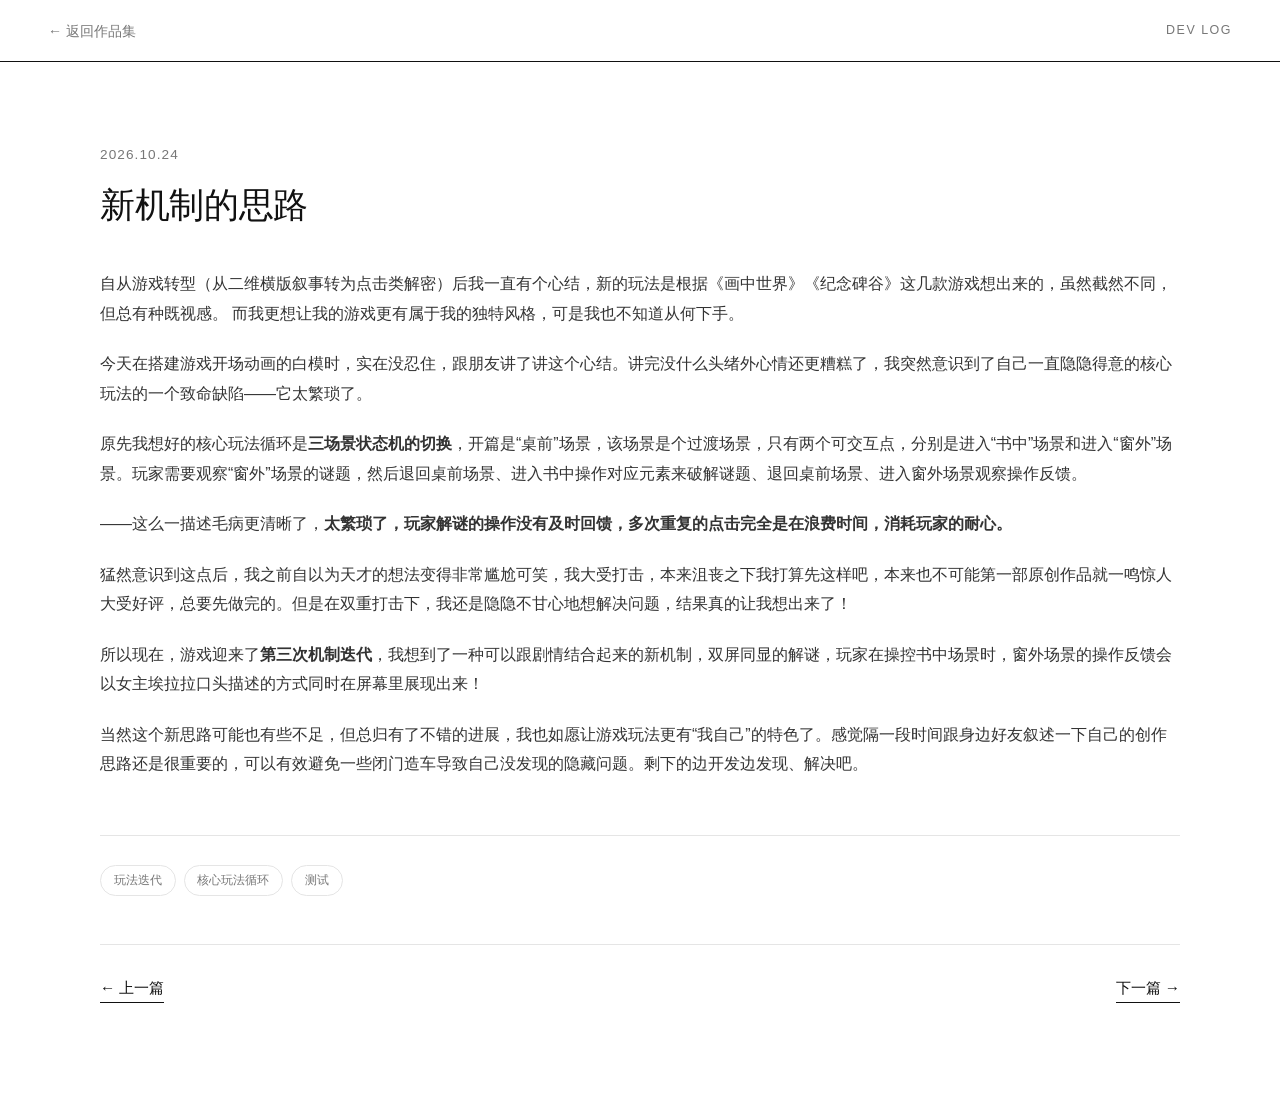
<file: 开发日志/2026.10.24记.html>
<!DOCTYPE html>
<html lang="zh-CN">
<head>
<meta charset="UTF-8">
<meta name="viewport" content="width=device-width, initial-scale=1.0">
<title>2026.9.26 建立好了三个主要场景，并做出了第一个核心循环白模</title>
<style>
:root {
  --bg: #ffffff;
  --bg-soft: #f7f7f7;
  --text: #111111;
  --muted: #777777;
  --border: #111111;
  --border-soft: #e5e5e5;
  --container: 1360px;
  --gutter: 3rem;
  --reading: 1080px;
}
* { margin: 0; padding: 0; box-sizing: border-box; }
body {
  background: var(--bg);
  color: var(--text);
  font-family: -apple-system, "Helvetica Neue", "PingFang SC", "Microsoft YaHei", sans-serif;
  line-height: 1.85;
  -webkit-font-smoothing: antialiased;
  font-size: 16px;
}
a { color: var(--text); text-decoration: none; border-bottom: 1px solid var(--text); }
a:hover { opacity: 0.6; }

/* 顶部栏 */
.topbar {
  border-bottom: 1px solid var(--border);
  padding: 1.1rem 0;
}
.topbar-inner {
  max-width: var(--container);
  margin: 0 auto;
  padding: 0 var(--gutter);
  display: flex;
  justify-content: space-between;
  align-items: center;
  font-size: 0.88rem;
}
.topbar .back { color: var(--muted); border-bottom: none; }
.topbar .back:hover { color: var(--text); opacity: 1; }
.topbar .label { color: var(--muted); letter-spacing: 0.12em; font-size: 0.78rem; }

/* 文章容器 */
.article-wrap {
  max-width: var(--container);
  margin: 0 auto;
  padding: 5rem var(--gutter) 6rem;
}
.article {
  max-width: var(--reading);
  margin: 0 auto;
}
.article .date {
  color: var(--muted);
  font-size: 0.85rem;
  letter-spacing: 0.08em;
  margin-bottom: 0.8rem;
}
.article h1 {
  font-size: 2.2rem;
  font-weight: 500;
  letter-spacing: -0.01em;
  margin-bottom: 2.5rem;
  line-height: 1.4;
}
.article p {
  color: #333;
  margin-bottom: 1.3rem;
  font-size: 1rem;
}
.article h2 {
  font-size: 1.2rem;
  font-weight: 500;
  margin: 2.8rem 0 1rem;
}
.article ul {
  margin: 0 0 1.3rem 1.4rem;
  color: #333;
}
.article li { margin-bottom: 0.5rem; font-size: 1rem; }
.article code {
  background: var(--bg-soft);
  padding: 0.1rem 0.4rem;
  border-radius: 3px;
  font-size: 0.92rem;
}

/* 标签行 */
.tag-row {
  margin-top: 3.5rem;
  padding-top: 1.8rem;
  border-top: 1px solid var(--border-soft);
  display: flex;
  gap: 0.5rem;
  flex-wrap: wrap;
}
.tag-row span {
  border: 1px solid var(--border-soft);
  padding: 0.2rem 0.8rem;
  border-radius: 20px;
  font-size: 0.78rem;
  color: var(--muted);
}

/* 底部导航 */
.nav-bottom {
  margin-top: 3rem;
  padding-top: 1.8rem;
  border-top: 1px solid var(--border-soft);
  display: flex;
  justify-content: space-between;
  font-size: 0.95rem;
  color: var(--muted);
}
.nav-bottom a { color: var(--text); }

/* 中屏 */
@media (max-width: 1100px) {
  :root { --gutter: 2rem; }
  .article { max-width: 100%; }
  .article h1 { font-size: 1.9rem; }
  .article-wrap { padding: 4rem var(--gutter) 5rem; }
}

/* 移动端 */
@media (max-width: 720px) {
  :root { --gutter: 1.2rem; }
  body { font-size: 15px; }
  .topbar-inner { padding: 0 var(--gutter); }
  .article-wrap { padding: 3rem var(--gutter) 4rem; }
  .article h1 { font-size: 1.6rem; margin-bottom: 2rem; }
  .article p { font-size: 0.95rem; }
  .article h2 { font-size: 1.05rem; margin: 2rem 0 0.7rem; }
  .article li { font-size: 0.95rem; }
  .nav-bottom { flex-direction: column; gap: 0.8rem; }
}
</style>
</head>
<body>

<div class="topbar">
  <div class="topbar-inner">
    <a class="back" href="../index.html">← 返回作品集</a>
    <span class="label">DEV LOG</span>
  </div>
</div>

<div class="article-wrap">
  <article class="article">
    <p class="date">2026.10.24</p>
    <h1>新机制的思路</h1>
    <p>自从游戏转型（从二维横版叙事转为点击类解密）后我一直有个心结，新的玩法是根据《画中世界》《纪念碑谷》这几款游戏想出来的，虽然截然不同，但总有种既视感。
        而我更想让我的游戏更有属于我的独特风格，可是我也不知道从何下手。
    </p>

    <p>
        今天在搭建游戏开场动画的白模时，实在没忍住，跟朋友讲了讲这个心结。讲完没什么头绪外心情还更糟糕了，我突然意识到了自己一直隐隐得意的核心玩法的一个致命缺陷——它太繁琐了。
    </p>

    <p>
        原先我想好的核心玩法循环是<strong>三场景状态机的切换</strong>，开篇是“桌前”场景，该场景是个过渡场景，只有两个可交互点，分别是进入“书中”场景和进入“窗外”场景。玩家需要观察“窗外”场景的谜题，然后退回桌前场景、进入书中操作对应元素来破解谜题、退回桌前场景、进入窗外场景观察操作反馈。
    </p>
   
    <p>
        ——这么一描述毛病更清晰了，<strong>太繁琐了，玩家解谜的操作没有及时回馈，多次重复的点击完全是在浪费时间，消耗玩家的耐心。</strong>
    </p>

    <p>
        猛然意识到这点后，我之前自以为天才的想法变得非常尴尬可笑，我大受打击，本来沮丧之下我打算先这样吧，本来也不可能第一部原创作品就一鸣惊人大受好评，总要先做完的。但是在双重打击下，我还是隐隐不甘心地想解决问题，结果真的让我想出来了！
    </p>

    <p>
        所以现在，游戏迎来了<strong>第三次机制迭代</strong>，我想到了一种可以跟剧情结合起来的新机制，双屏同显的解谜，玩家在操控书中场景时，窗外场景的操作反馈会以女主埃拉拉口头描述的方式同时在屏幕里展现出来！
    </p>

    <p>
        当然这个新思路可能也有些不足，但总归有了不错的进展，我也如愿让游戏玩法更有“我自己”的特色了。感觉隔一段时间跟身边好友叙述一下自己的创作思路还是很重要的，可以有效避免一些闭门造车导致自己没发现的隐藏问题。剩下的边开发边发现、解决吧。
    </p>

    <div class="tag-row">
      <span>玩法迭代</span>
      <span>核心玩法循环</span>
      <span>测试</span>
    </div>

    <div class="nav-bottom">
      <a href="开发日志/Day1.html">← 上一篇</a>
      <a href="#">下一篇 →</a>
    </div>
  </article>
</div>

</body>
</html>
</file>
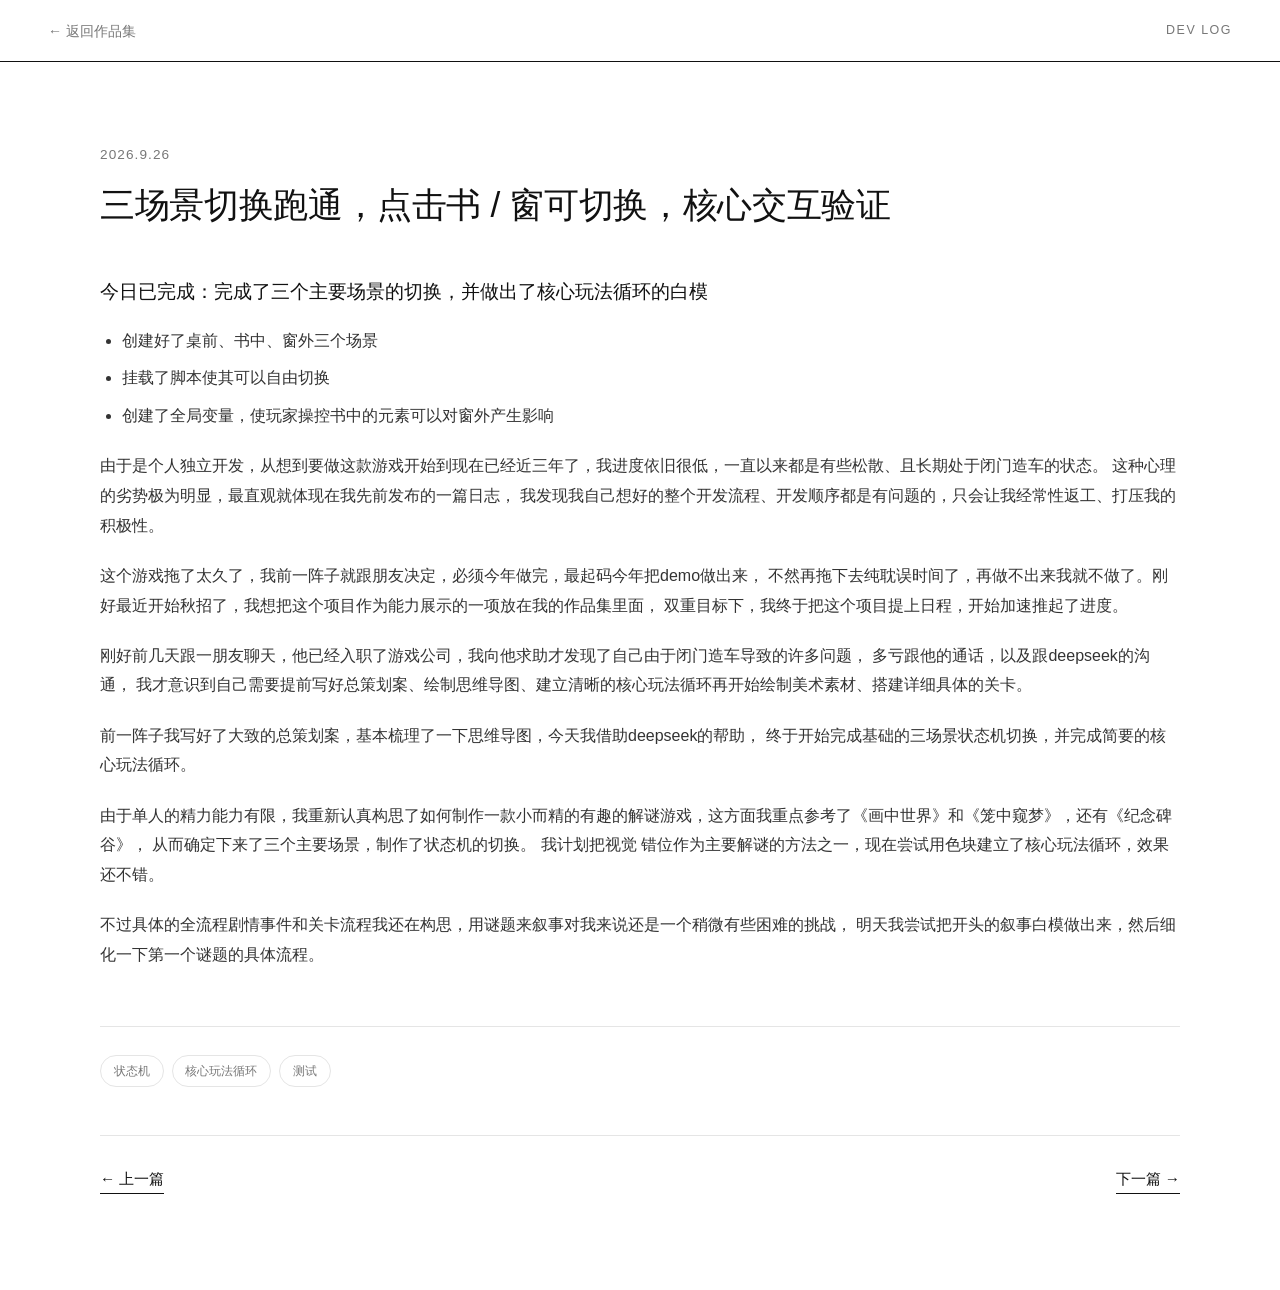
<file: 开发日志/Day1.html>
<!DOCTYPE html>
<html lang="zh-CN">
<head>
<meta charset="UTF-8">
<meta name="viewport" content="width=device-width, initial-scale=1.0">
<title>2026.9.26 建立好了三个主要场景，并做出了第一个核心循环白模</title>
<style>
:root {
  --bg: #ffffff;
  --bg-soft: #f7f7f7;
  --text: #111111;
  --muted: #777777;
  --border: #111111;
  --border-soft: #e5e5e5;
  --container: 1360px;
  --gutter: 3rem;
  --reading: 1080px;
}
* { margin: 0; padding: 0; box-sizing: border-box; }
body {
  background: var(--bg);
  color: var(--text);
  font-family: -apple-system, "Helvetica Neue", "PingFang SC", "Microsoft YaHei", sans-serif;
  line-height: 1.85;
  -webkit-font-smoothing: antialiased;
  font-size: 16px;
}
a { color: var(--text); text-decoration: none; border-bottom: 1px solid var(--text); }
a:hover { opacity: 0.6; }

/* 顶部栏 */
.topbar {
  border-bottom: 1px solid var(--border);
  padding: 1.1rem 0;
}
.topbar-inner {
  max-width: var(--container);
  margin: 0 auto;
  padding: 0 var(--gutter);
  display: flex;
  justify-content: space-between;
  align-items: center;
  font-size: 0.88rem;
}
.topbar .back { color: var(--muted); border-bottom: none; }
.topbar .back:hover { color: var(--text); opacity: 1; }
.topbar .label { color: var(--muted); letter-spacing: 0.12em; font-size: 0.78rem; }

/* 文章容器 */
.article-wrap {
  max-width: var(--container);
  margin: 0 auto;
  padding: 5rem var(--gutter) 6rem;
}
.article {
  max-width: var(--reading);
  margin: 0 auto;
}
.article .date {
  color: var(--muted);
  font-size: 0.85rem;
  letter-spacing: 0.08em;
  margin-bottom: 0.8rem;
}
.article h1 {
  font-size: 2.2rem;
  font-weight: 500;
  letter-spacing: -0.01em;
  margin-bottom: 2.5rem;
  line-height: 1.4;
}
.article p {
  color: #333;
  margin-bottom: 1.3rem;
  font-size: 1rem;
}
.article h2 {
  font-size: 1.2rem;
  font-weight: 500;
  margin: 2.8rem 0 1rem;
}
.article ul {
  margin: 0 0 1.3rem 1.4rem;
  color: #333;
}
.article li { margin-bottom: 0.5rem; font-size: 1rem; }
.article code {
  background: var(--bg-soft);
  padding: 0.1rem 0.4rem;
  border-radius: 3px;
  font-size: 0.92rem;
}

/* 标签行 */
.tag-row {
  margin-top: 3.5rem;
  padding-top: 1.8rem;
  border-top: 1px solid var(--border-soft);
  display: flex;
  gap: 0.5rem;
  flex-wrap: wrap;
}
.tag-row span {
  border: 1px solid var(--border-soft);
  padding: 0.2rem 0.8rem;
  border-radius: 20px;
  font-size: 0.78rem;
  color: var(--muted);
}

/* 底部导航 */
.nav-bottom {
  margin-top: 3rem;
  padding-top: 1.8rem;
  border-top: 1px solid var(--border-soft);
  display: flex;
  justify-content: space-between;
  font-size: 0.95rem;
  color: var(--muted);
}
.nav-bottom a { color: var(--text); }

/* 中屏 */
@media (max-width: 1100px) {
  :root { --gutter: 2rem; }
  .article { max-width: 100%; }
  .article h1 { font-size: 1.9rem; }
  .article-wrap { padding: 4rem var(--gutter) 5rem; }
}

/* 移动端 */
@media (max-width: 720px) {
  :root { --gutter: 1.2rem; }
  body { font-size: 15px; }
  .topbar-inner { padding: 0 var(--gutter); }
  .article-wrap { padding: 3rem var(--gutter) 4rem; }
  .article h1 { font-size: 1.6rem; margin-bottom: 2rem; }
  .article p { font-size: 0.95rem; }
  .article h2 { font-size: 1.05rem; margin: 2rem 0 0.7rem; }
  .article li { font-size: 0.95rem; }
  .nav-bottom { flex-direction: column; gap: 0.8rem; }
}
</style>
</head>
<body>

<div class="topbar">
  <div class="topbar-inner">
    <a class="back" href="../index.html">← 返回作品集</a>
    <span class="label">DEV LOG</span>
  </div>
</div>

<div class="article-wrap">
  <article class="article">
    <p class="date">2026.9.26</p>
    <h1>三场景切换跑通，点击书 / 窗可切换，核心交互验证</h1>

     <h2>今日已完成：完成了三个主要场景的切换，并做出了核心玩法循环的白模</h2>
    <ul>
      <li>创建好了桌前、书中、窗外三个场景</li>
      <li>挂载了脚本使其可以自由切换</li>
      <li>创建了全局变量，使玩家操控书中的元素可以对窗外产生影响</li>
    </ul>

    <p>
      由于是个人独立开发，从想到要做这款游戏开始到现在已经近三年了，我进度依旧很低，一直以来都是有些松散、且长期处于闭门造车的状态。
      这种心理的劣势极为明显，最直观就体现在我先前发布的一篇日志，
      我发现我自己想好的整个开发流程、开发顺序都是有问题的，只会让我经常性返工、打压我的积极性。
    </p>

    <p>
      这个游戏拖了太久了，我前一阵子就跟朋友决定，必须今年做完，最起码今年把demo做出来，
      不然再拖下去纯耽误时间了，再做不出来我就不做了。刚好最近开始秋招了，我想把这个项目作为能力展示的一项放在我的作品集里面，
      双重目标下，我终于把这个项目提上日程，开始加速推起了进度。
    </p>

    <p>
      刚好前几天跟一朋友聊天，他已经入职了游戏公司，我向他求助才发现了自己由于闭门造车导致的许多问题，
      多亏跟他的通话，以及跟deepseek的沟通，
      我才意识到自己需要提前写好总策划案、绘制思维导图、建立清晰的核心玩法循环再开始绘制美术素材、搭建详细具体的关卡。
    </p>

    <p>
      前一阵子我写好了大致的总策划案，基本梳理了一下思维导图，今天我借助deepseek的帮助，
      终于开始完成基础的三场景状态机切换，并完成简要的核心玩法循环。
    </p>

    <p>
      由于单人的精力能力有限，我重新认真构思了如何制作一款小而精的有趣的解谜游戏，这方面我重点参考了《画中世界》和《笼中窥梦》，还有《纪念碑谷》，
      从而确定下来了三个主要场景，制作了状态机的切换。
      我计划把视觉 错位作为主要解谜的方法之一，现在尝试用色块建立了核心玩法循环，效果还不错。
    </p>

    <p>
      不过具体的全流程剧情事件和关卡流程我还在构思，用谜题来叙事对我来说还是一个稍微有些困难的挑战，
      明天我尝试把开头的叙事白模做出来，然后细化一下第一个谜题的具体流程。
    </p>

   

    <div class="tag-row">
      <span>状态机</span>
      <span>核心玩法循环</span>
      <span>测试</span>
    </div>

    <div class="nav-bottom">
      <a href="https://blog.csdn.net/mohxitx/article/details/163253300?spm=1001.2014.3001.5501">← 上一篇</a>
      <a href="开发日志/2026.10.24记.html">下一篇 →</a>
    </div>
  </article>
</div>

</body>
</html>
</file>
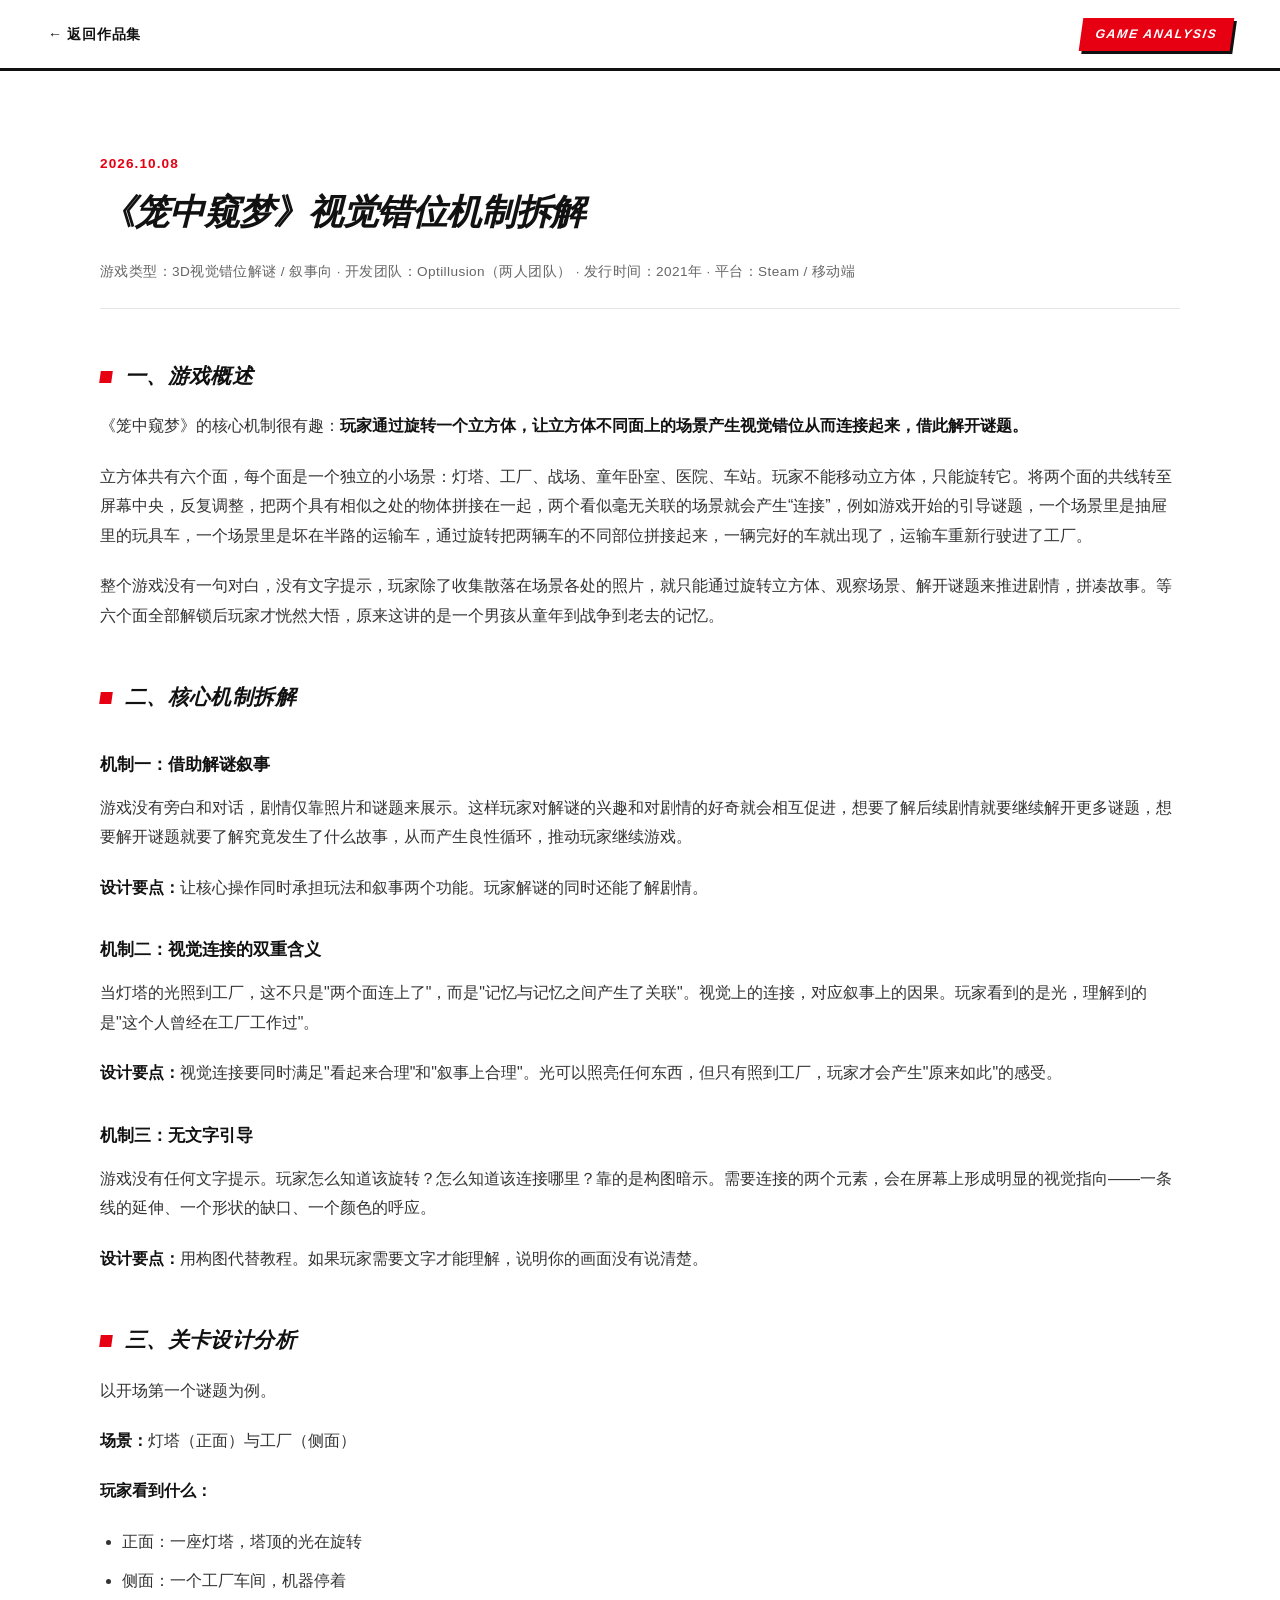
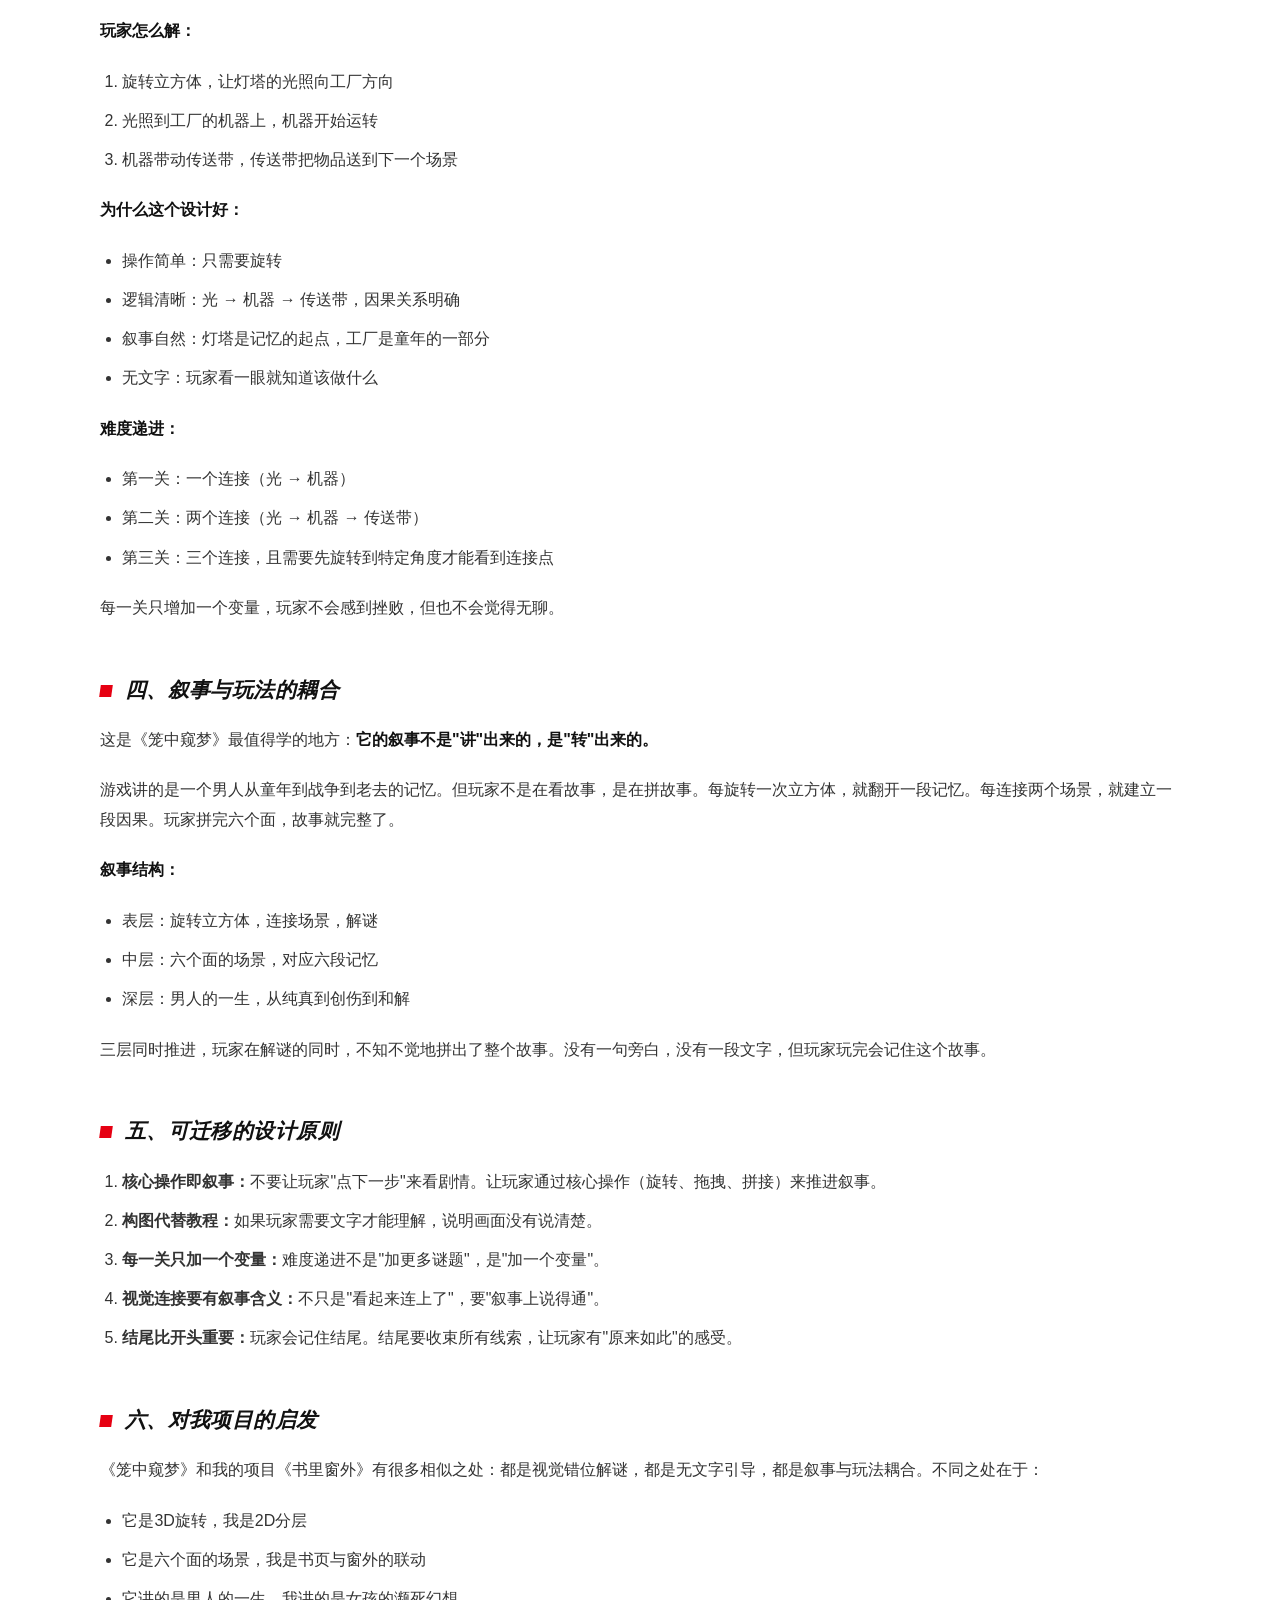
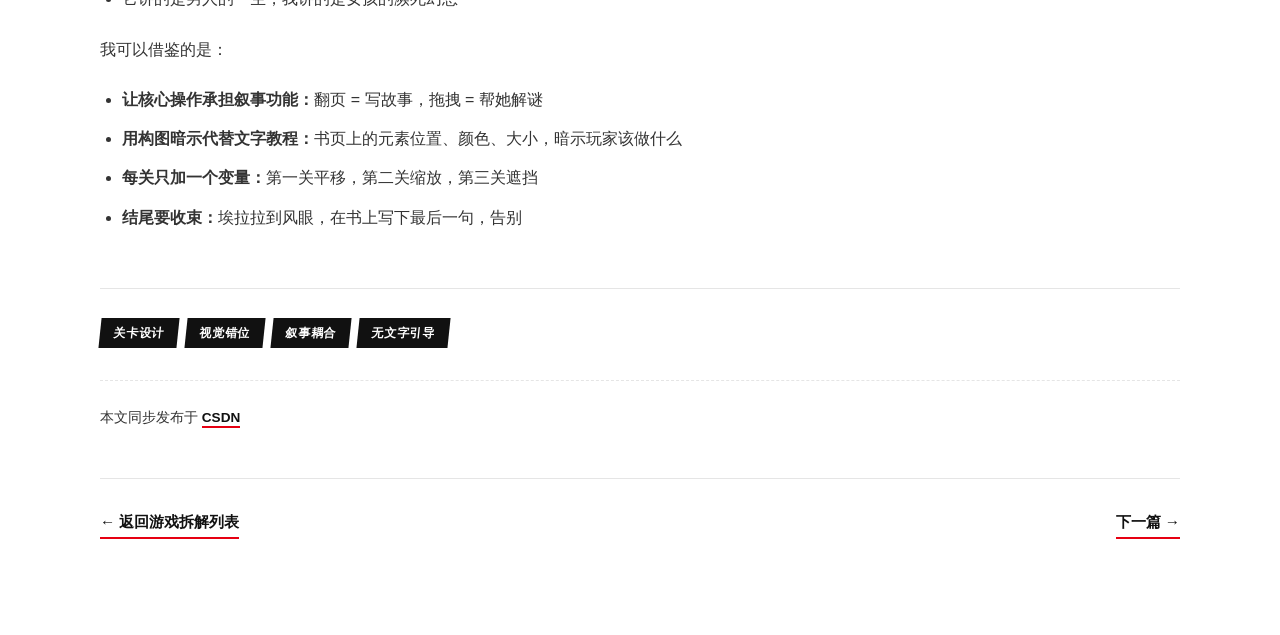
<file: 游戏拆解/笼中窥梦.html>
<!DOCTYPE html>
<html lang="zh-CN">
<head>
<meta charset="UTF-8">
<meta name="viewport" content="width=device-width, initial-scale=1.0">
<title>《笼中窥梦》视觉错位机制拆解 | 毛春雨 作品集</title>
<style>
:root {
  --white: #ffffff;
  --black: #111111;
  --red: #e60012;
  --gray: #666666;
  --border-soft: #e5e5e5;
  --container: 1360px;
  --gutter: 3rem;
  --reading: 1080px;
}
* { margin: 0; padding: 0; box-sizing: border-box; }
html { scroll-behavior: smooth; }
body {
  background: var(--white);
  color: var(--black);
  font-family: -apple-system, "PingFang SC", "Microsoft YaHei", sans-serif;
  line-height: 1.85;
  -webkit-font-smoothing: antialiased;
  font-size: 16px;
}
a { color: inherit; text-decoration: none; transition: all 0.2s; }

/* 顶部栏 */
.topbar {
  border-bottom: 3px solid var(--black);
  padding: 1.1rem 0;
  background: var(--white);
}
.topbar-inner {
  max-width: var(--container);
  margin: 0 auto;
  padding: 0 var(--gutter);
  display: flex;
  justify-content: space-between;
  align-items: center;
  font-size: 0.88rem;
}
.topbar .back {
  font-weight: 800;
  letter-spacing: 0.05em;
}
.topbar .back:hover { color: var(--red); }
.topbar .label {
  font-weight: 900;
  font-style: italic;
  text-transform: uppercase;
  letter-spacing: 0.12em;
  font-size: 0.78rem;
  background: var(--red);
  color: var(--white);
  padding: 0.3rem 0.9rem;
  transform: skew(-8deg);
  box-shadow: 3px 3px 0 var(--black);
}

/* 文章容器 */
.article-wrap {
  max-width: var(--container);
  margin: 0 auto;
  padding: 5rem var(--gutter) 6rem;
}
.article {
  max-width: var(--reading);
  margin: 0 auto;
}

/* 标题区 */
.article .date {
  color: var(--red);
  font-size: 0.85rem;
  font-weight: 800;
  letter-spacing: 0.08em;
  text-transform: uppercase;
  margin-bottom: 0.8rem;
}
.article h1 {
  font-size: 2.2rem;
  font-weight: 900;
  font-style: italic;
  letter-spacing: -0.01em;
  line-height: 1.3;
  margin-bottom: 1.5rem;
}
.article .meta-info {
  color: var(--gray);
  font-size: 0.85rem;
  margin-bottom: 3rem;
  padding-bottom: 1.5rem;
  border-bottom: 1px solid var(--border-soft);
  letter-spacing: 0.03em;
}

/* 正文 */
.article h2 {
  font-size: 1.3rem;
  font-weight: 900;
  font-style: italic;
  text-transform: uppercase;
  letter-spacing: 0.02em;
  margin: 3rem 0 1rem;
  display: flex;
  align-items: baseline;
  gap: 0.8rem;
}
.article h2::before {
  content: "";
  display: inline-block;
  width: 12px;
  height: 12px;
  background: var(--red);
  transform: skew(-8deg);
  flex-shrink: 0;
}
.article h3 {
  font-size: 1.05rem;
  font-weight: 900;
  margin: 2rem 0 0.8rem;
}
.article p {
  color: #333;
  margin-bottom: 1.3rem;
}
.article p strong {
  color: var(--black);
  font-weight: 800;
}
.article ul, .article ol {
  margin: 0 0 1.3rem 1.4rem;
  color: #333;
}
.article li {
  margin-bottom: 0.6rem;
}
.article blockquote {
  border-left: 4px solid var(--red);
  padding: 0.5rem 0 0.5rem 1.5rem;
  margin: 1.5rem 0;
  color: var(--gray);
  font-style: italic;
}
.article code {
  background: #f2f2f2;
  padding: 0.1rem 0.4rem;
  border-radius: 2px;
  font-size: 0.92rem;
  font-family: "Menlo", "Consolas", monospace;
}

/* 标签行 */
.tag-row {
  margin-top: 3.5rem;
  padding-top: 1.8rem;
  border-top: 1px solid var(--border-soft);
  display: flex;
  gap: 0.5rem;
  flex-wrap: wrap;
}
.tag-row span {
  background: var(--black);
  color: var(--white);
  padding: 0.25rem 0.85rem;
  font-size: 0.75rem;
  font-weight: 800;
  letter-spacing: 0.06em;
  text-transform: uppercase;
  transform: skew(-6deg);
}

/* 同步发布 */
.sync-note {
  margin-top: 2rem;
  padding-top: 1.5rem;
  border-top: 1px dashed var(--border-soft);
  font-size: 0.85rem;
  color: var(--gray);
}
.sync-note a {
  color: var(--black);
  font-weight: 800;
  border-bottom: 2px solid var(--red);
  padding-bottom: 1px;
}
.sync-note a:hover { color: var(--red); }

/* 底部导航 */
.nav-bottom {
  margin-top: 3rem;
  padding-top: 1.8rem;
  border-top: 1px solid var(--border-soft);
  display: flex;
  justify-content: space-between;
  font-size: 0.95rem;
  color: var(--gray);
}
.nav-bottom a {
  font-weight: 800;
  color: var(--black);
  border-bottom: 2px solid var(--red);
  padding-bottom: 1px;
}
.nav-bottom a:hover { color: var(--red); }

/* 中屏 */
@media (max-width: 1100px) {
  :root { --gutter: 2rem; }
  .article { max-width: 100%; }
  .article h1 { font-size: 1.9rem; }
  .article-wrap { padding: 4rem var(--gutter) 5rem; }
}

/* 移动端 */
@media (max-width: 720px) {
  :root { --gutter: 1.2rem; }
  body { font-size: 15px; }
  .topbar-inner { padding: 0 var(--gutter); }
  .article-wrap { padding: 3rem var(--gutter) 4rem; }
  .article h1 { font-size: 1.5rem; margin-bottom: 1.2rem; }
  .article h2 { font-size: 1.1rem; margin: 2rem 0 0.8rem; }
  .article h3 { font-size: 1rem; }
  .article p { font-size: 0.95rem; }
  .article li { font-size: 0.95rem; }
  .nav-bottom { flex-direction: column; gap: 0.8rem; }
}
</style>
</head>
<body>

<div class="topbar">
  <div class="topbar-inner">
    <a class="back" href="../index.html">← 返回作品集</a>
    <span class="label">GAME ANALYSIS</span>
  </div>
</div>

<div class="article-wrap">
  <article class="article">
    <p class="date">2026.10.08</p>
    <h1>《笼中窥梦》视觉错位机制拆解</h1>
    <p class="meta-info">游戏类型：3D视觉错位解谜 / 叙事向 · 开发团队：Optillusion（两人团队） · 发行时间：2021年 · 平台：Steam / 移动端</p>

    <!-- ========== 正文从这里开始 ========== -->

    <h2>一、游戏概述</h2>
    <p>《笼中窥梦》的核心机制很有趣：<strong>玩家通过旋转一个立方体，让立方体不同面上的场景产生视觉错位从而连接起来，借此解开谜题。</strong></p>
    <p>立方体共有六个面，每个面是一个独立的小场景：灯塔、工厂、战场、童年卧室、医院、车站。玩家不能移动立方体，只能旋转它。将两个面的共线转至屏幕中央，反复调整，把两个具有相似之处的物体拼接在一起，两个看似毫无关联的场景就会产生“连接”，例如游戏开始的引导谜题，一个场景里是抽屉里的玩具车，一个场景里是坏在半路的运输车，通过旋转把两辆车的不同部位拼接起来，一辆完好的车就出现了，运输车重新行驶进了工厂。</p>
    <p>整个游戏没有一句对白，没有文字提示，玩家除了收集散落在场景各处的照片，就只能通过旋转立方体、观察场景、解开谜题来推进剧情，拼凑故事。等六个面全部解锁后玩家才恍然大悟，原来这讲的是一个男孩从童年到战争到老去的记忆。</p>

    <h2>二、核心机制拆解</h2>

    <h3>机制一：借助解谜叙事</h3>
    <p>游戏没有旁白和对话，剧情仅靠照片和谜题来展示。这样玩家对解谜的兴趣和对剧情的好奇就会相互促进，想要了解后续剧情就要继续解开更多谜题，想要解开谜题就要了解究竟发生了什么故事，从而产生良性循环，推动玩家继续游戏。</p>
    <p><strong>设计要点：</strong>让核心操作同时承担玩法和叙事两个功能。玩家解谜的同时还能了解剧情。</p>

    <h3>机制二：视觉连接的双重含义</h3>
    <p>当灯塔的光照到工厂，这不只是"两个面连上了"，而是"记忆与记忆之间产生了关联"。视觉上的连接，对应叙事上的因果。玩家看到的是光，理解到的是"这个人曾经在工厂工作过"。</p>
    <p><strong>设计要点：</strong>视觉连接要同时满足"看起来合理"和"叙事上合理"。光可以照亮任何东西，但只有照到工厂，玩家才会产生"原来如此"的感受。</p>

    <h3>机制三：无文字引导</h3>
    <p>游戏没有任何文字提示。玩家怎么知道该旋转？怎么知道该连接哪里？靠的是构图暗示。需要连接的两个元素，会在屏幕上形成明显的视觉指向——一条线的延伸、一个形状的缺口、一个颜色的呼应。</p>
    <p><strong>设计要点：</strong>用构图代替教程。如果玩家需要文字才能理解，说明你的画面没有说清楚。</p>

    <h2>三、关卡设计分析</h2>
    <p>以开场第一个谜题为例。</p>
    <p><strong>场景：</strong>灯塔（正面）与工厂（侧面）</p>
    <p><strong>玩家看到什么：</strong></p>
    <ul>
      <li>正面：一座灯塔，塔顶的光在旋转</li>
      <li>侧面：一个工厂车间，机器停着</li>
    </ul>
    <p><strong>玩家怎么解：</strong></p>
    <ol>
      <li>旋转立方体，让灯塔的光照向工厂方向</li>
      <li>光照到工厂的机器上，机器开始运转</li>
      <li>机器带动传送带，传送带把物品送到下一个场景</li>
    </ol>
    <p><strong>为什么这个设计好：</strong></p>
    <ul>
      <li>操作简单：只需要旋转</li>
      <li>逻辑清晰：光 → 机器 → 传送带，因果关系明确</li>
      <li>叙事自然：灯塔是记忆的起点，工厂是童年的一部分</li>
      <li>无文字：玩家看一眼就知道该做什么</li>
    </ul>
    <p><strong>难度递进：</strong></p>
    <ul>
      <li>第一关：一个连接（光 → 机器）</li>
      <li>第二关：两个连接（光 → 机器 → 传送带）</li>
      <li>第三关：三个连接，且需要先旋转到特定角度才能看到连接点</li>
    </ul>
    <p>每一关只增加一个变量，玩家不会感到挫败，但也不会觉得无聊。</p>

    <h2>四、叙事与玩法的耦合</h2>
    <p>这是《笼中窥梦》最值得学的地方：<strong>它的叙事不是"讲"出来的，是"转"出来的。</strong></p>
    <p>游戏讲的是一个男人从童年到战争到老去的记忆。但玩家不是在看故事，是在拼故事。每旋转一次立方体，就翻开一段记忆。每连接两个场景，就建立一段因果。玩家拼完六个面，故事就完整了。</p>
    <p><strong>叙事结构：</strong></p>
    <ul>
      <li>表层：旋转立方体，连接场景，解谜</li>
      <li>中层：六个面的场景，对应六段记忆</li>
      <li>深层：男人的一生，从纯真到创伤到和解</li>
    </ul>
    <p>三层同时推进，玩家在解谜的同时，不知不觉地拼出了整个故事。没有一句旁白，没有一段文字，但玩家玩完会记住这个故事。</p>

    <h2>五、可迁移的设计原则</h2>
    <ol>
      <li><strong>核心操作即叙事：</strong>不要让玩家"点下一步"来看剧情。让玩家通过核心操作（旋转、拖拽、拼接）来推进叙事。</li>
      <li><strong>构图代替教程：</strong>如果玩家需要文字才能理解，说明画面没有说清楚。</li>
      <li><strong>每一关只加一个变量：</strong>难度递进不是"加更多谜题"，是"加一个变量"。</li>
      <li><strong>视觉连接要有叙事含义：</strong>不只是"看起来连上了"，要"叙事上说得通"。</li>
      <li><strong>结尾比开头重要：</strong>玩家会记住结尾。结尾要收束所有线索，让玩家有"原来如此"的感受。</li>
    </ol>

    <h2>六、对我项目的启发</h2>
    <p>《笼中窥梦》和我的项目《书里窗外》有很多相似之处：都是视觉错位解谜，都是无文字引导，都是叙事与玩法耦合。不同之处在于：</p>
    <ul>
      <li>它是3D旋转，我是2D分层</li>
      <li>它是六个面的场景，我是书页与窗外的联动</li>
      <li>它讲的是男人的一生，我讲的是女孩的濒死幻想</li>
    </ul>
    <p>我可以借鉴的是：</p>
    <ul>
      <li><strong>让核心操作承担叙事功能：</strong>翻页 = 写故事，拖拽 = 帮她解谜</li>
      <li><strong>用构图暗示代替文字教程：</strong>书页上的元素位置、颜色、大小，暗示玩家该做什么</li>
      <li><strong>每关只加一个变量：</strong>第一关平移，第二关缩放，第三关遮挡</li>
      <li><strong>结尾要收束：</strong>埃拉拉到风眼，在书上写下最后一句，告别</li>
    </ul>

    <!-- ========== 正文结束 ========== -->

    <div class="tag-row">
      <span>关卡设计</span>
      <span>视觉错位</span>
      <span>叙事耦合</span>
      <span>无文字引导</span>
    </div>

    <p class="sync-note">本文同步发布于 <a href="你的CSDN文章链接" target="_blank">CSDN</a></p>

    <div class="nav-bottom">
      <a href="../index.html#analysis">← 返回游戏拆解列表</a>
      <a href="上一篇.html">下一篇 →</a>
    </div>
  </article>
</div>

</body>
</html>
</file>
